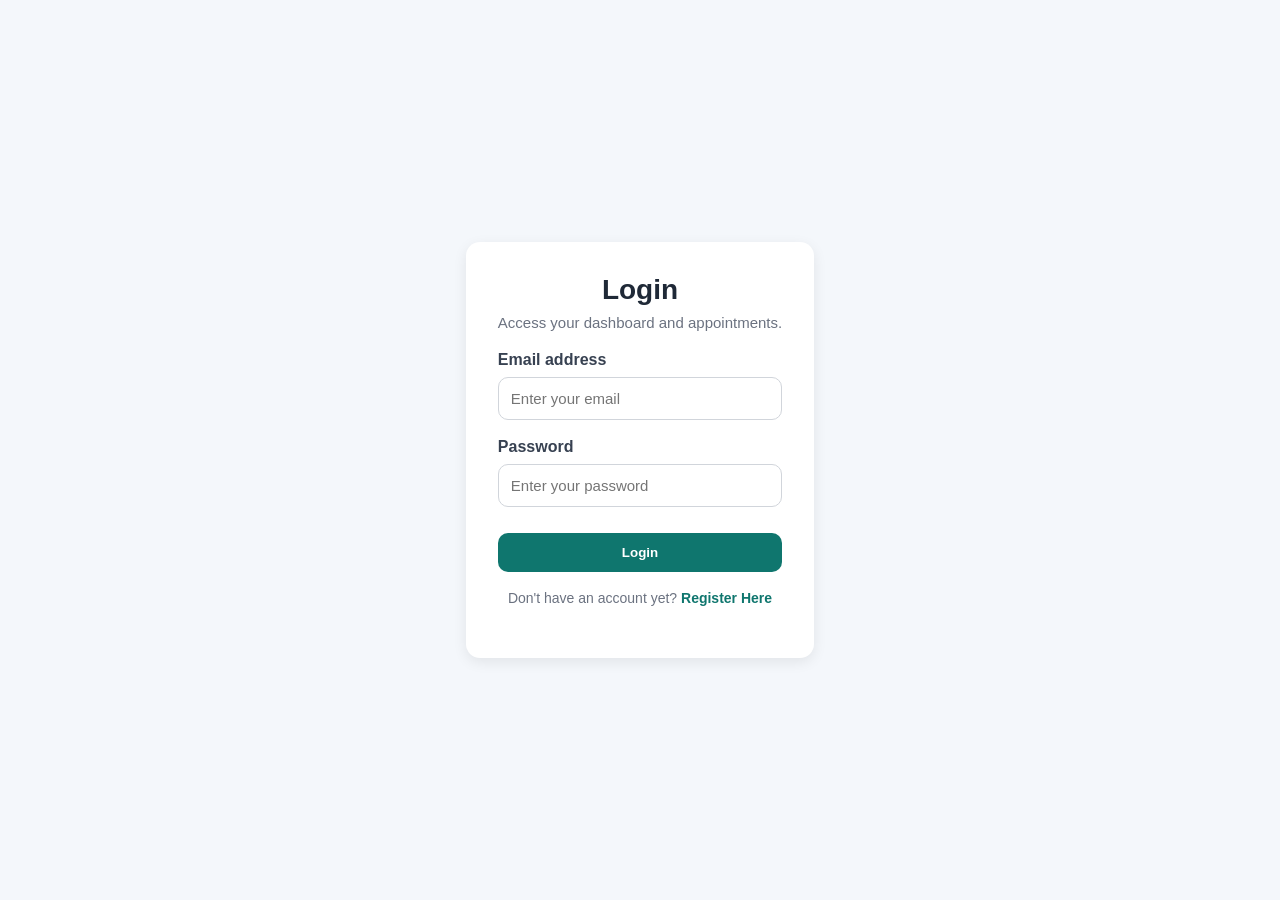
<file: app/templates/auth/login.html>
<!DOCTYPE html>
<html lang="en">
<head>
  <meta charset="UTF-8">
  <meta name="viewport" content="width=device-width, initial-scale=1.0">
  <title>Login - KIVU</title>
  <link rel="stylesheet" href="../../static/css/styles.css">
</head>
<body>
  <main class="auth-page">
    <section class="auth-card">
      <div class="auth-header">
        <h1>Login</h1>
        <p>Access your dashboard and appointments.</p>
      </div>

      <div id="authMessage" class="notification" style="display: none;"></div>

      <form id="loginForm" class="auth-form">
        <div class="form-group">
          <label for="email">Email address</label>
          <input type="email" id="email" name="email" placeholder="Enter your email" required>
        </div>

        <div class="form-group">
          <label for="password">Password</label>
          <input type="password" id="password" name="password" placeholder="Enter your password">
        </div>

        <button type="submit" class="primary-btn auth-btn">Login</button>
      </form>

      <div class="auth-footer">
        <p>Don't have an account yet? <a href="{{ url_for('auth.register') }}">Register Here</a></p>
      </div>
    </section>
  </main>

  <script src="../../static/JS/auth.js"></script>
</body>
</html>
</file>
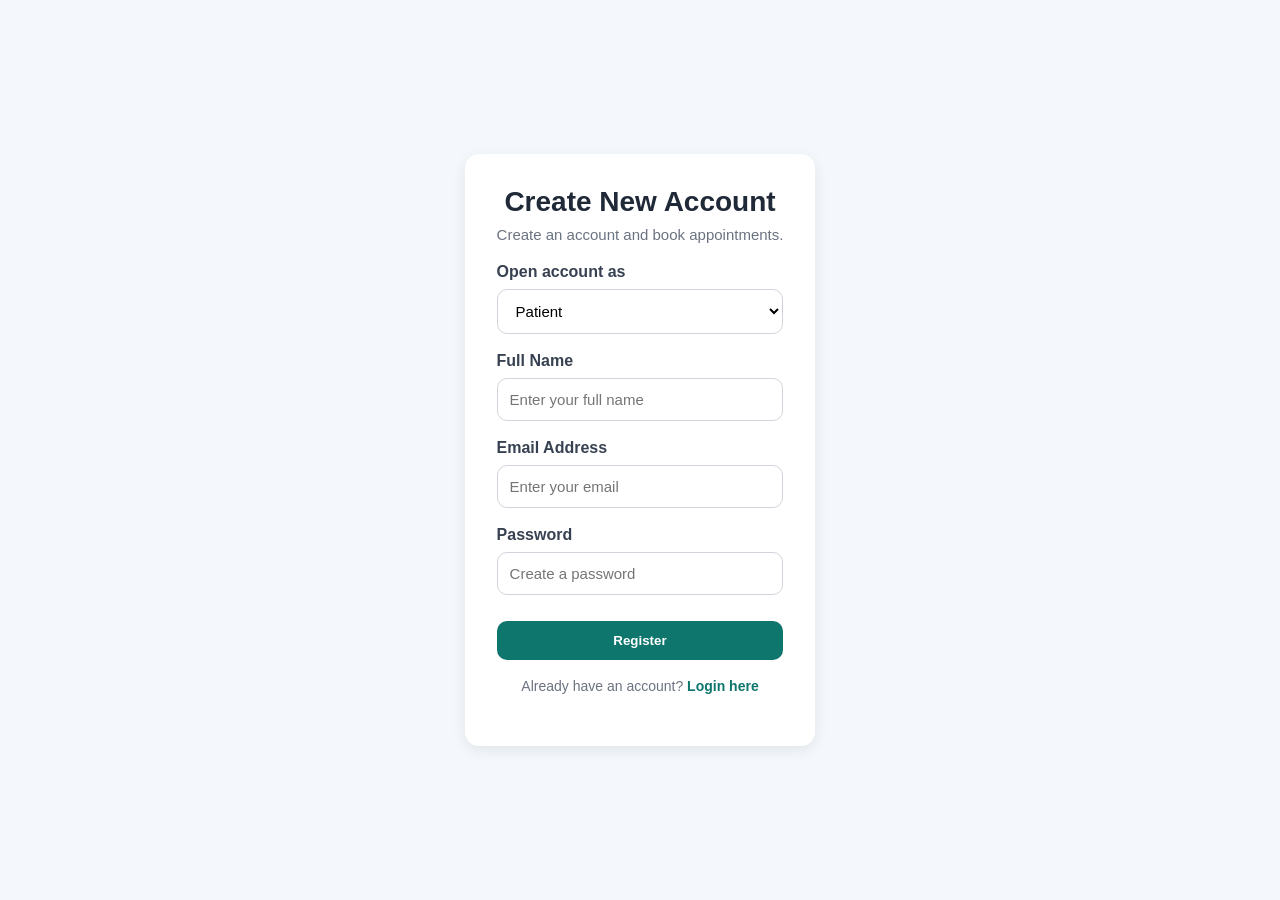
<file: app/templates/auth/register.html>
<!DOCTYPE html>
<html lang="en">
<head>
  <meta charset="UTF-8">
  <meta name="viewport" content="width=device-width, initial-scale=1.0">
  <title>Register - KIVU</title>
  <link rel="stylesheet" href="../../static/css/styles.css">
</head>
<body>
  <main class="auth-page">
    <section class="auth-card">
      <div class="auth-header">
        <h1>Create New Account</h1>
        <p>Create an account and book appointments.</p>
      </div>

      <div id="authMessage" class="notification" style="display: none;"></div>

      <form id="registerForm" class="auth-form">
        <div class="form-group">
          <label for="role">Open account as</label>
          <select id="role" name="role" required>
            <option value="patient">Patient</option>
            <option value="admin">Admin</option>
          </select>
        </div>

        <div class="form-group admin-code-group hidden" id="adminCodeGroup">
          <label for="adminCode">Admin Code</label>
          <input type="password" id="adminCode" name="adminCode" placeholder="Enter the admin code">
          <small>Required only when registering as an admin.</small>
        </div>
        
        <div class="form-group">
          <label for="name">Full Name</label>
          <input type="text" id="name" name="name" placeholder="Enter your full name" required>
        </div>

        <div class="form-group">
          <label for="email">Email Address</label>
          <input type="email" id="email" name="email" placeholder="Enter your email" required>
        </div>

        <div class="form-group">
          <label for="password">Password</label>
          <input type="password" id="password" name="password" placeholder="Create a password" required>
        </div>

        <button type="submit" class="primary-btn auth-btn">Register</button>
      </form>

      <div class="auth-footer">
        <p>Already have an account? <a href="{{ url_for('auth.login') }}">Login here</a></p>
      </div>
    </section>
  </main>
  <script src="../../static/JS/auth.js"></script>
</body>
</html>
</file>
<file: app/static/css/styles.css>
* {
  margin: 0;
  padding: 0;
  box-sizing: border-box;
  font-family: Arial, sans-serif;
}

body {
  background: #f4f7fb;
  color: #1f2937;
}

.topbar {
  background: #0f766e;
  color: white;
  padding: 16px 32px;
  display: flex;
  justify-content: space-between;
  align-items: center;
}

.logo {
  font-size: 22px;
  font-weight: bold;
}

.topbar-right {
  display: flex;
  align-items: center;
  gap: 16px;
}

.patient-name {
  font-size: 15px;
}

.logout-btn {
  background: #ffffff;
  color: #0f766e;
  border: none;
  padding: 10px 16px;
  border-radius: 8px;
  cursor: pointer;
  font-weight: 600;
}

.logout-btn:hover {
  background: #e5e7eb;
}

.dashboard-container {
  width: 90%;
  max-width: 1200px;
  margin: 30px auto;
}

.welcome-section {
  margin-bottom: 24px;
}

.welcome-section h1 {
  font-size: 30px;
  margin-bottom: 8px;
}

.welcome-section p {
  color: #6b7280;
}

.summary-cards {
  display: grid;
  grid-template-columns: repeat(4, 1fr);
  gap: 20px;
  margin-bottom: 30px;
}

.card {
  background: white;
  padding: 20px;
  border-radius: 14px;
  box-shadow: 0 4px 14px rgba(0, 0, 0, 0.08);
}

.card h3 {
  font-size: 16px;
  color: #6b7280;
  margin-bottom: 10px;
}

.card p {
  font-size: 22px;
  font-weight: bold;
}

.content-grid {
  display: grid;
  grid-template-columns: 2fr 1fr;
  gap: 20px;
  margin-bottom: 30px;
}

.panel {
  background: white;
  padding: 24px;
  border-radius: 14px;
  box-shadow: 0 4px 14px rgba(0, 0, 0, 0.08);
}

.panel h2 {
  margin-bottom: 18px;
  font-size: 22px;
}

.appointment-form .form-group {
  margin-bottom: 18px;
}

.appointment-form label {
  display: block;
  margin-bottom: 8px;
  font-weight: 600;
}

.appointment-form input,
.appointment-form textarea {
  width: 100%;
  padding: 12px;
  border: 1px solid #d1d5db;
  border-radius: 10px;
  outline: none;
}

.appointment-form input:focus,
.appointment-form textarea:focus {
  border-color: #0f766e;
}

.primary-btn {
  background: #0f766e;
  color: white;
  border: none;
  padding: 12px 18px;
  border-radius: 10px;
  cursor: pointer;
  font-weight: 600;
}

.primary-btn:hover {
  background: #115e59;
}

.notification {
  padding: 14px;
  border-radius: 10px;
  margin-bottom: 12px;
  font-size: 14px;
}

.notification.success {
  background: #dcfce7;
  color: #166534;
}

.notification.error {
  background: #fee2e2;
  color: #991b1b;
}

.appointments-section {
  margin-bottom: 30px;
}

.table-wrapper {
  overflow-x: auto;
}

table {
  width: 100%;
  border-collapse: collapse;
}

table thead {
  background: #f9fafb;
}

table th,
table td {
  text-align: left;
  padding: 14px;
  border-bottom: 1px solid #e5e7eb;
}

.status {
  padding: 6px 12px;
  border-radius: 999px;
  font-size: 13px;
  font-weight: 600;
}

.status.pending {
  background: #fef3c7;
  color: #92400e;
}

.status.served {
  background: #dcfce7;
  color: #166534;
}

.status.cancelled {
  background: #fee2e2;
  color: #991b1b;
}

.cancel-btn {
  background: #dc2626;
  color: white;
  border: none;
  padding: 8px 14px;
  border-radius: 8px;
  cursor: pointer;
}

.cancel-btn:hover {
  background: #b91c1c;
}

.disabled-btn {
  background: #d1d5db;
  color: #6b7280;
  border: none;
  padding: 8px 14px;
  border-radius: 8px;
  cursor: not-allowed;
}

@media (max-width: 992px) {
  .summary-cards {
    grid-template-columns: repeat(2, 1fr);
  }

  .content-grid {
    grid-template-columns: 1fr;
  }
}

@media (max-width: 600px) {
  .summary-cards {
    grid-template-columns: 1fr;
  }

  .topbar {
    flex-direction: column;
    gap: 12px;
    text-align: center;
  }

  .welcome-section h1 {
    font-size: 24px;
  }
}

.auth-page {
  min-height: 100vh;
  display: flex;
  justify-content: center;
  align-items: center;
  background: #f4f7fb;
  padding: 20px;
}

.auth-card {
  width: 100%;
  max-width: 450px;
  background: #ffffff;
  padding: 32px 28px;
  border-radius: 16px;
  box-shadow: 0 8px 24px rgba(0, 0, 0, 0.08);
}

.auth-header {
  text-align: center;
  margin-bottom: 24px;
}

.auth-header h1 {
  font-size: 28px;
  margin-bottom: 8px;
  color: #1f2937;
}

.auth-header p {
  color: #6b7280;
  font-size: 15px;
}

.auth-form .form-group {
  margin-bottom: 18px;
}

.auth-form label {
  display: block;
  margin-bottom: 8px;
  font-weight: 600;
  color: #374151;
}

.auth-form input {
  width: 100%;
  padding: 12px 14px;
  border: 1px solid #d1d5db;
  border-radius: 10px;
  outline: none;
  font-size: 15px;
}

.auth-form input:focus {
  border-color: #0f766e;
}

.auth-form select {
  width: 100%;
  padding: 12px 14px;
  border: 1px solid #d1d5db;
  border-radius: 10px;
  outline: none;
  font-size: 15px;
  background: white;
}

.auth-form select:focus {
  border-color: #0f766e;
}

.admin-code-group small {
  display: block;
  margin-top: 8px;
  color: #6b7280;
  font-size: 13px;
}

.hidden {
  display: none;
}
.auth-btn {
  width: 100%;
  margin-top: 8px;
}

.auth-footer {
  margin-top: 18px;
  text-align: center;
  font-size: 14px;
  color: #6b7280;
}

.auth-footer a {
  color: #0f766e;
  text-decoration: none;
  font-weight: 600;
}

.auth-footer a:hover {
  text-decoration: underline;
}

.landing-page {
  min-height: 100vh;
  display: grid;
  place-items: center;
  padding: 24px;
}

.landing-hero {
  max-width: 720px;
  text-align: center;
}

.eyebrow {
  display: inline-block;
  margin-bottom: 12px;
  color: #0f766e;
  font-weight: 700;
  letter-spacing: 0.08em;
}

.landing-actions {
  display: flex;
  gap: 12px;
  justify-content: center;
  margin-top: 24px;
}

.secondary-btn {
  display: inline-flex;
  align-items: center;
  justify-content: center;
  padding: 12px 18px;
  border-radius: 10px;
  border: 1px solid #0f766e;
  color: #0f766e;
  text-decoration: none;
  font-weight: 600;
  background: white;
}

.auth-page {
  min-height: 100vh;
  display: grid;
  place-items: center;
  padding: 24px;
}

.auth-card {
  width: min(100%, 460px);
  background: white;
  padding: 32px;
  border-radius: 14px;
  box-shadow: 0 4px 14px rgba(0, 0, 0, 0.08);
}

.auth-header,
.auth-footer {
  margin-bottom: 20px;
}

.auth-form .form-group,
.form-group {
  margin-bottom: 18px;
}

.auth-form input,
.form-group input,
.form-group textarea,
.status-select {
  width: 100%;
  padding: 12px;
  border: 1px solid #d1d5db;
  border-radius: 10px;
}

.auth-footer a {
  color: #0f766e;
}

.panel-header {
  display: flex;
  justify-content: space-between;
  align-items: center;
  gap: 16px;
  margin-bottom: 18px;
}

.inline-form-group {
  max-width: 280px;
}

.audit-log-list {
  padding-left: 18px;
  display: grid;
  gap: 10px;
}

.admin-grid {
  align-items: start;
}

.panel-header {
  display: flex;
  align-items: center;
  justify-content: space-between;
  gap: 10px;
  margin-bottom: 16px;
}

.panel-header h2 {
  margin-bottom: 0;
}

.panel-header-spaced {
  margin-bottom: 12px;
}

.panel-subtitle {
  color: #6b7280;
  margin-bottom: 14px;
}

.secondary-link {
  color: #0f766e;
  text-decoration: none;
  font-weight: 600;
}

.secondary-link:hover {
  text-decoration: underline;
}

.weekday-grid {
  display: grid;
  grid-template-columns: repeat(auto-fit, minmax(130px, 1fr));
  gap: 10px;
}

.weekday-item {
  display: flex;
  align-items: center;
  gap: 8px;
  padding: 10px;
  border: 1px solid #d1d5db;
  border-radius: 10px;
}

.audit-log-list {
  list-style: none;
  display: flex;
  flex-direction: column;
  gap: 8px;
}

.audit-page-header {
  display: flex;
  justify-content: space-between;
  align-items: center;
}
</file>
